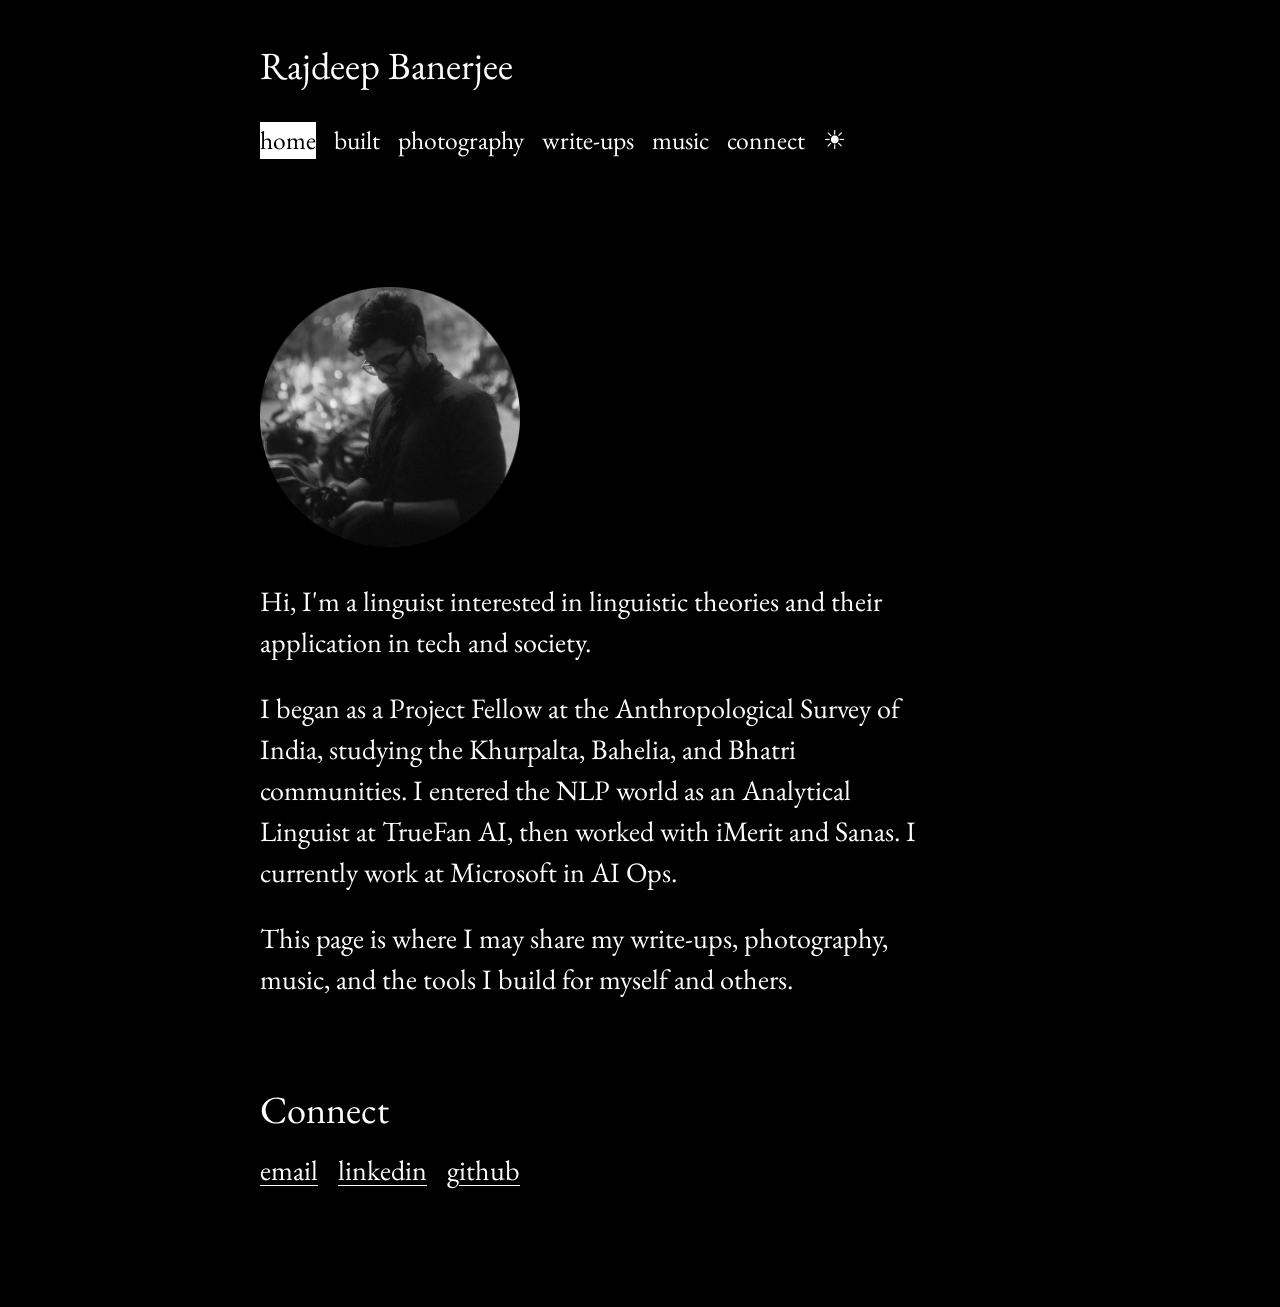
<file: index.html>
<!doctype html>
<html lang="en">
  <head>
    <meta charset="utf-8" />
    <meta name="viewport" content="width=device-width, initial-scale=1" />
    <meta
      name="description"
      content="Rajdeep Banerjee — linguist, builder, and notes on language, tools, music, and photographs."
    />
    <title>Rajdeep Banerjee</title>
    <link rel="stylesheet" href="styles.css" />
  </head>
  <body>
    <main class="page" id="top">
      <header class="site-header">
        <a class="site-name" href="index.html">Rajdeep Banerjee</a>
        <nav class="nav" aria-label="Primary navigation">
          <a class="active" href="index.html" aria-current="page">home</a>
          <a href="built.html">built</a>
          <a href="photography.html">photography</a>
          <a href="write-ups.html">write-ups</a>
          <a href="music.html">music</a>
          <a href="#connect">connect</a>
          <button class="theme-toggle" type="button" aria-label="Switch to light mode">
            &#9728;
          </button>
        </nav>
      </header>

      <section class="intro">
        <img src="portrait-modified.png" alt="Rajdeep Banerjee" />

        <p>
          Hi, I'm a linguist interested in linguistic theories
          and their application in tech and society.
        </p>

        <p>
          I began as a Project Fellow at the Anthropological Survey of India,
          studying the Khurpalta, Bahelia, and Bhatri communities. I entered the
          NLP world as an Analytical Linguist at TrueFan AI, then worked with
          iMerit and Sanas. I currently work at Microsoft in AI Ops.
        </p>

        <p>
          This page is where I may share my write-ups, photography, music, and
          the tools I build for myself and others.
        </p>
      </section>

      <section id="connect">
        <h2>Connect</h2>
        <p>
          <a href="mailto:rajdeepb1397@gmail.com">email</a>
          <a href="https://www.linkedin.com/in/rajdeep-banerjee-738284167/">linkedin</a>
          <a href="https://github.com/rajdeepb1397">github</a>
        </p>
      </section>
    </main>
    <script src="theme.js"></script>
  </body>
</html>
</file>
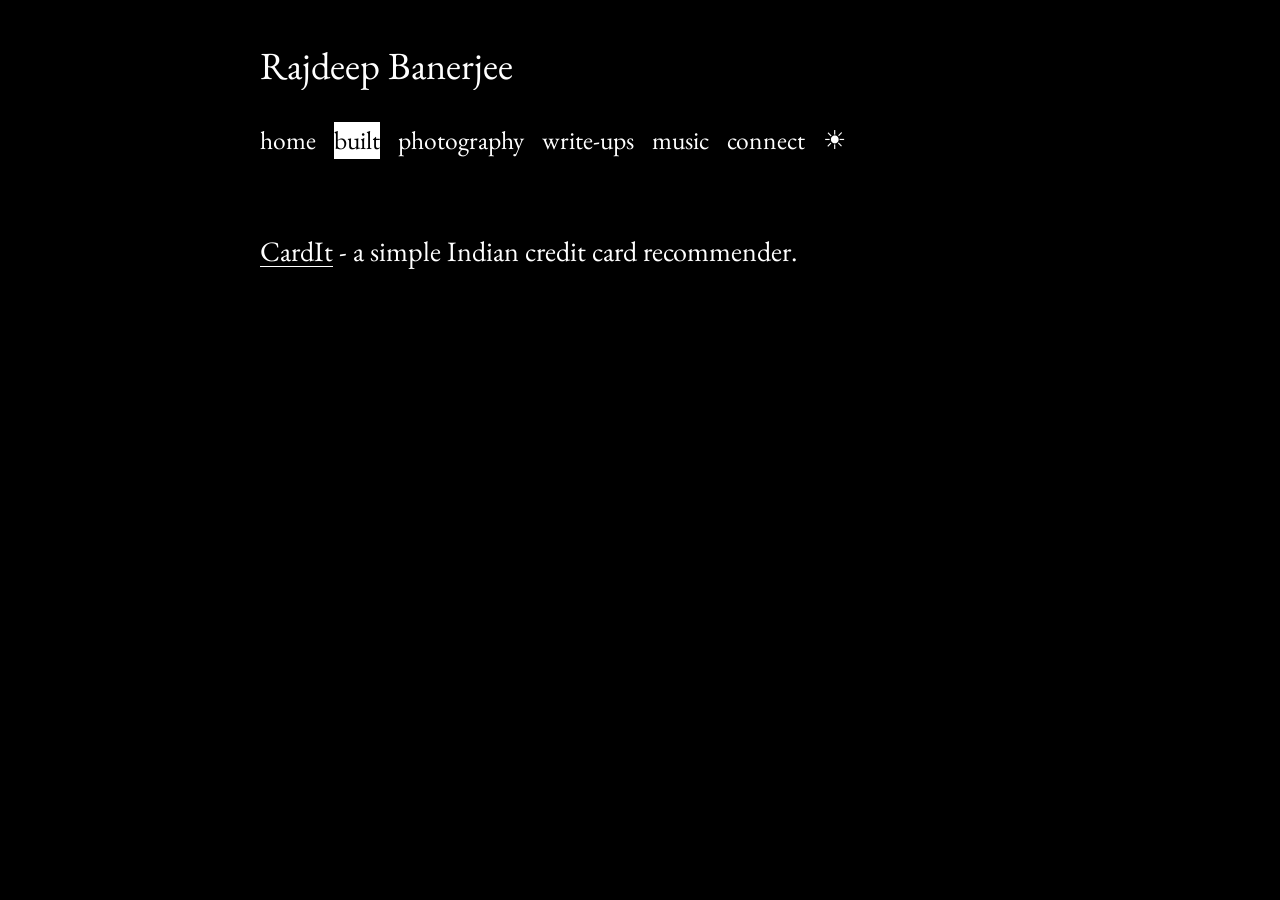
<file: built.html>
<!doctype html>
<html lang="en">
  <head>
    <meta charset="utf-8" />
    <meta name="viewport" content="width=device-width, initial-scale=1" />
    <title>Built — Rajdeep Banerjee</title>
    <link rel="stylesheet" href="styles.css" />
  </head>
  <body>
    <main class="page">
      <header class="site-header">
        <a class="site-name" href="index.html">Rajdeep Banerjee</a>
        <nav class="nav" aria-label="Primary navigation">
          <a href="index.html">home</a>
          <a class="active" href="built.html" aria-current="page">built</a>
          <a href="photography.html">photography</a>
          <a href="write-ups.html">write-ups</a>
          <a href="music.html">music</a>
          <a href="index.html#connect">connect</a>
          <button class="theme-toggle" type="button" aria-label="Switch to light mode">
            &#9728;
          </button>
        </nav>
      </header>

      <section class="built-list">
        <p>
          <a href="https://cardit.rjdpb.xyz/">CardIt</a> - a simple Indian credit card recommender.
        </p>
      </section>
    </main>
    <script src="theme.js"></script>
  </body>
</html>
</file>
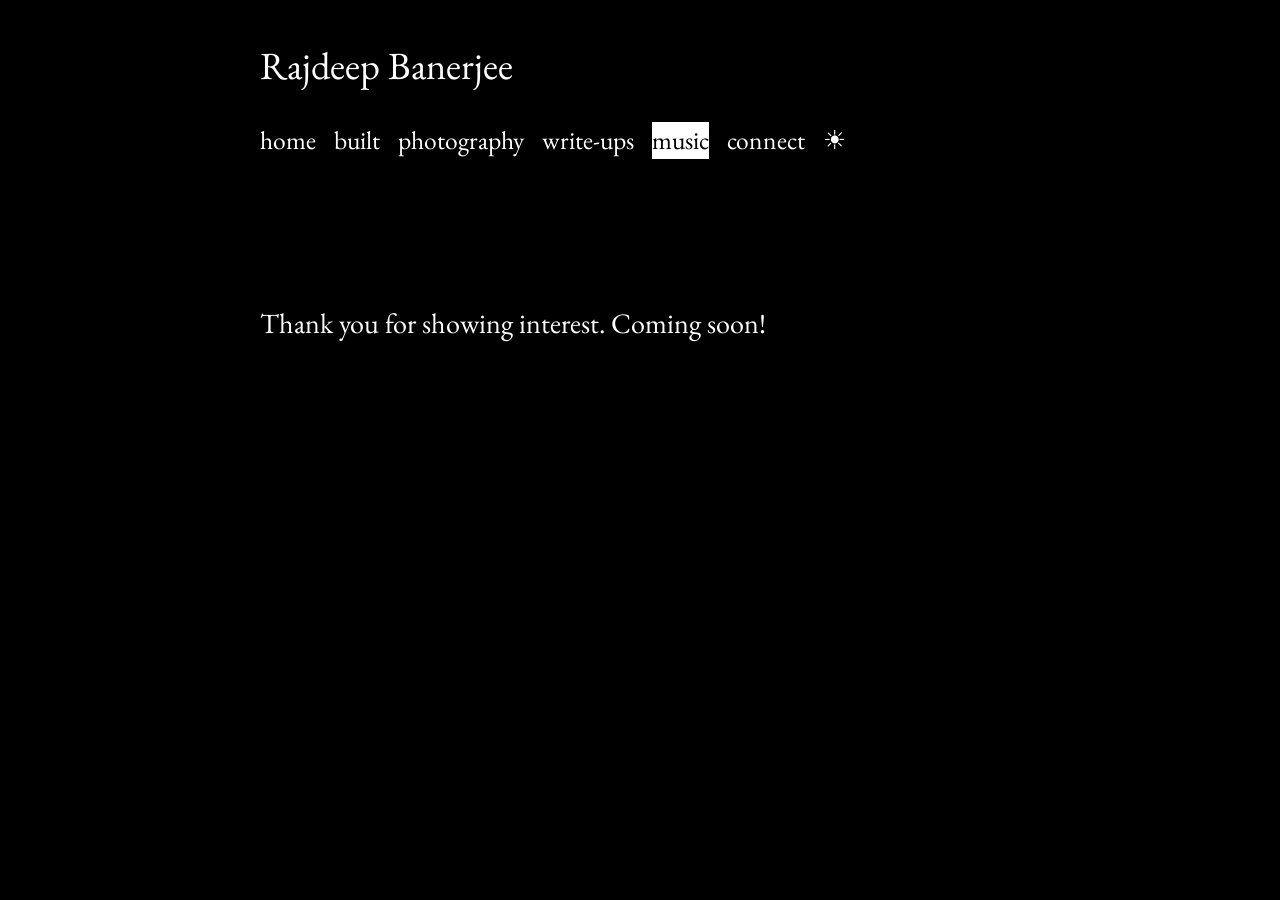
<file: music.html>
<!doctype html>
<html lang="en">
  <head>
    <meta charset="utf-8" />
    <meta name="viewport" content="width=device-width, initial-scale=1" />
    <title>Music — Rajdeep Banerjee</title>
    <link rel="stylesheet" href="styles.css" />
  </head>
  <body>
    <main class="page">
      <header class="site-header">
        <a class="site-name" href="index.html">Rajdeep Banerjee</a>
        <nav class="nav" aria-label="Primary navigation">
          <a href="index.html">home</a>
          <a href="built.html">built</a>
          <a href="photography.html">photography</a>
          <a href="write-ups.html">write-ups</a>
          <a class="active" href="music.html" aria-current="page">music</a>
          <a href="index.html#connect">connect</a>
          <button class="theme-toggle" type="button" aria-label="Switch to light mode">
            &#9728;
          </button>
        </nav>
      </header>

      <section class="coming-soon">
        <p>Thank you for showing interest. Coming soon!</p>
      </section>
    </main>
    <script src="theme.js"></script>
  </body>
</html>
</file>
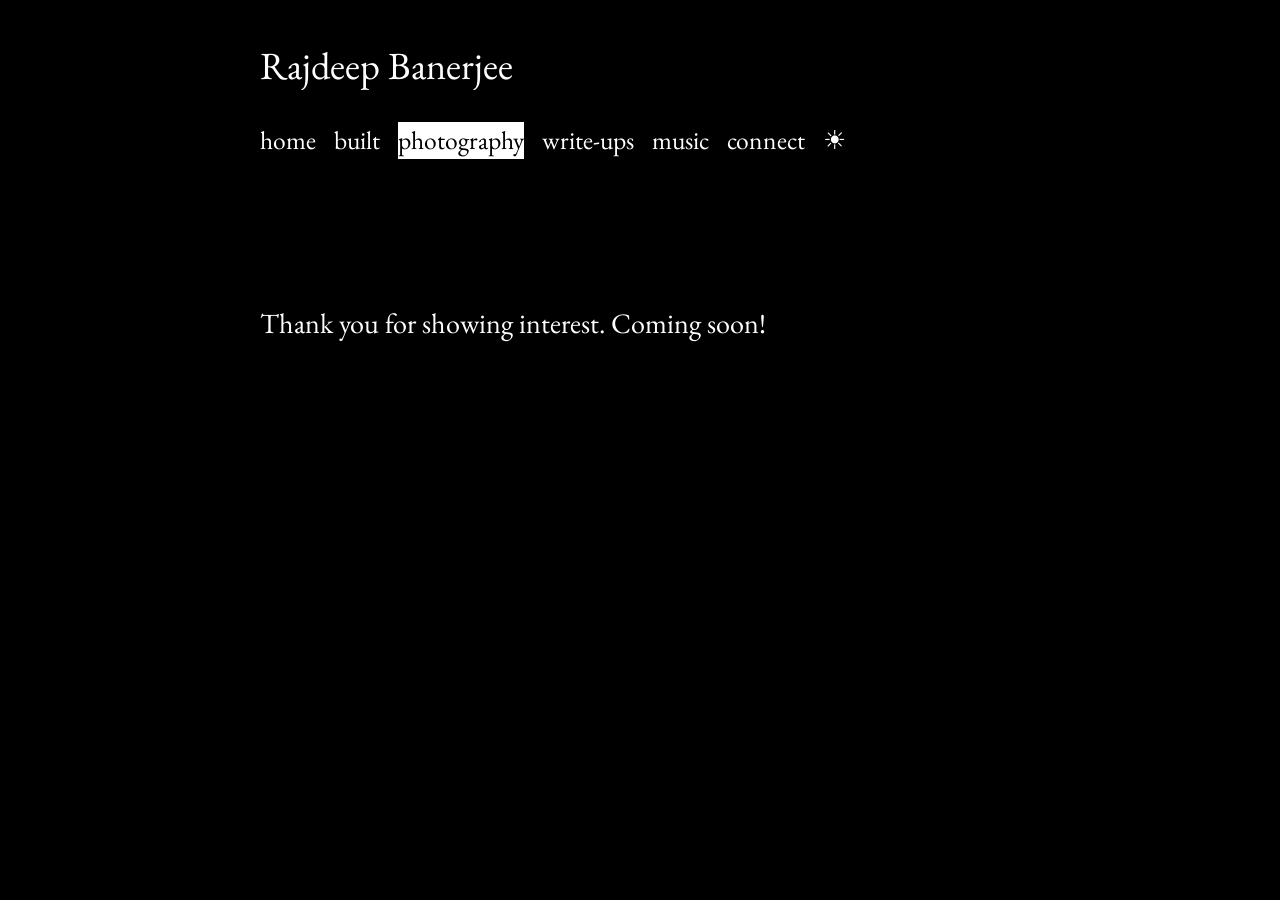
<file: photography.html>
<!doctype html>
<html lang="en">
  <head>
    <meta charset="utf-8" />
    <meta name="viewport" content="width=device-width, initial-scale=1" />
    <title>Photography — Rajdeep Banerjee</title>
    <link rel="stylesheet" href="styles.css" />
  </head>
  <body>
    <main class="page">
      <header class="site-header">
        <a class="site-name" href="index.html">Rajdeep Banerjee</a>
        <nav class="nav" aria-label="Primary navigation">
          <a href="index.html">home</a>
          <a href="built.html">built</a>
          <a class="active" href="photography.html" aria-current="page">photography</a>
          <a href="write-ups.html">write-ups</a>
          <a href="music.html">music</a>
          <a href="index.html#connect">connect</a>
          <button class="theme-toggle" type="button" aria-label="Switch to light mode">
            &#9728;
          </button>
        </nav>
      </header>

      <section class="coming-soon">
        <p>Thank you for showing interest. Coming soon!</p>
      </section>
    </main>
    <script src="theme.js"></script>
  </body>
</html>
</file>
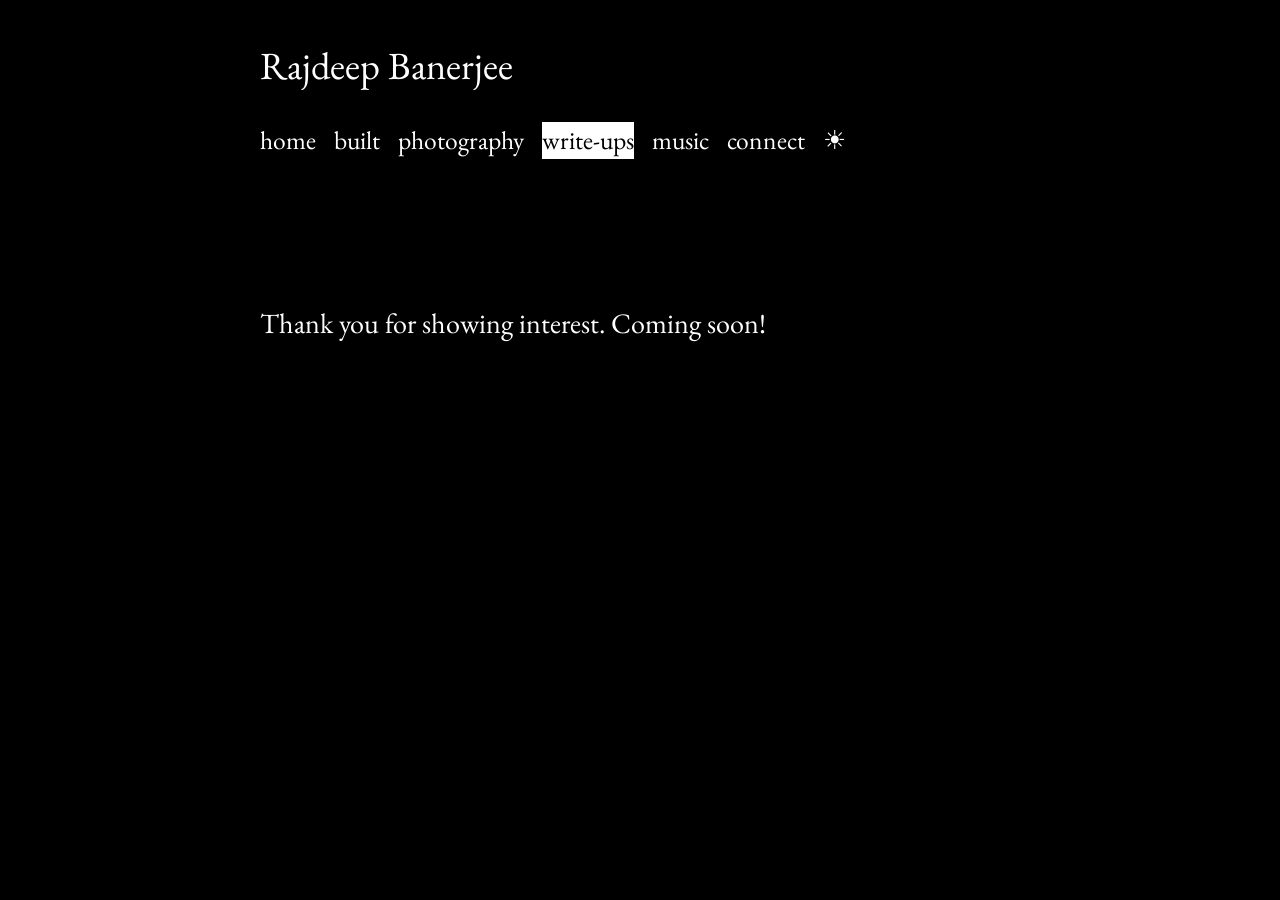
<file: write-ups.html>
<!doctype html>
<html lang="en">
  <head>
    <meta charset="utf-8" />
    <meta name="viewport" content="width=device-width, initial-scale=1" />
    <title>Write-ups — Rajdeep Banerjee</title>
    <link rel="stylesheet" href="styles.css" />
  </head>
  <body>
    <main class="page">
      <header class="site-header">
        <a class="site-name" href="index.html">Rajdeep Banerjee</a>
        <nav class="nav" aria-label="Primary navigation">
          <a href="index.html">home</a>
          <a href="built.html">built</a>
          <a href="photography.html">photography</a>
          <a class="active" href="write-ups.html" aria-current="page">write-ups</a>
          <a href="music.html">music</a>
          <a href="index.html#connect">connect</a>
          <button class="theme-toggle" type="button" aria-label="Switch to light mode">
            &#9728;
          </button>
        </nav>
      </header>

      <section class="coming-soon">
        <p>Thank you for showing interest. Coming soon!</p>
      </section>
    </main>
    <script src="theme.js"></script>
  </body>
</html>
</file>
<file: styles.css>
@import url("https://fonts.googleapis.com/css2?family=EB+Garamond:wght@400;500&display=swap");

:root {
  color-scheme: dark;
  --bg: #000;
  --text: #fff;
  --highlight: #fff;
}

:root[data-theme="light"] {
  color-scheme: light;
  --bg: #fff;
  --text: #000;
  --highlight: #000;
}

* {
  box-sizing: border-box;
}

html {
  scroll-behavior: smooth;
}

body {
  margin: 0;
  background: var(--bg);
  color: var(--text);
  font-family: "EB Garamond";
  font-size: clamp(24px, 2.2vw, 30px);
  line-height: 1.45;
}

a {
  color: inherit;
  text-decoration: underline;
  text-decoration-thickness: 1px;
  text-underline-offset: 0.18em;
}

a:hover,
a:focus-visible {
  background: var(--highlight);
  color: var(--bg);
  outline: 0;
  text-decoration: none;
}

.page {
  width: min(760px, calc(100% - 36px));
  margin: 0 auto;
  padding: 38px 0 90px;
}

.site-header {
  margin-bottom: 72px;
}

.site-name {
  display: inline-block;
  margin-bottom: 28px;
  font-size: clamp(32px, 3vw, 42px);
  text-decoration: none;
}

.nav {
  display: flex;
  flex-wrap: wrap;
  align-items: baseline;
  gap: 8px 18px;
  font-size: clamp(22px, 2vw, 28px);
}

.nav a,
.theme-toggle {
  padding: 0;
  border: 0;
  background: transparent;
  color: inherit;
  font: inherit;
  text-decoration: none;
}

.theme-toggle {
  cursor: pointer;
}

a.active,
.theme-toggle:hover,
.theme-toggle:focus-visible {
  background: var(--highlight);
  color: var(--bg);
}

h1,
h2,
p {
  margin-top: 0;
}

h1 {
  margin-bottom: 24px;
  font-size: clamp(64px, 10vw, 104px);
  font-weight: 400;
  letter-spacing: -0.04em;
  line-height: 0.95;
}

h2 {
  margin-bottom: 12px;
  font-size: clamp(34px, 3vw, 42px);
  font-weight: 400;
}

p {
  max-width: 680px;
  margin-bottom: 26px;
  color: var(--text);
}

.intro p {
  text-align: left;
}

.intro img {
  display: block;
  width: min(260px, 100%);
  height: auto;
  margin: 0 0 34px;
  filter: grayscale(100%);
}

section {
  padding-top: 56px;
}

.built-list {
  padding-top: 0;
}

#connect p {
  display: flex;
  flex-wrap: wrap;
  gap: 10px 20px;
}

.coming-soon {
  padding-top: 72px;
}

.coming-soon p {
  color: var(--text);
  font-size: clamp(24px, 2.2vw, 30px);
  line-height: 1.45;
}

 @media (max-width: 560px) {
   body {
     font-size: 18px;
     line-height: 1.5;
   }
 
   .page {
     width: min(100% - 28px, 760px);
     padding-top: 24px;
     padding-bottom: 64px;
   }

   .site-header {
     margin-bottom: 42px;
   }

   .site-name {
    margin-bottom: 18px;
    font-size: 28px;
   }
  
   .nav {
    gap: 6px 14px;
    font-size: 18px;
   }
 
   .intro p {
     text-align: left;
   }
 }
</file>
